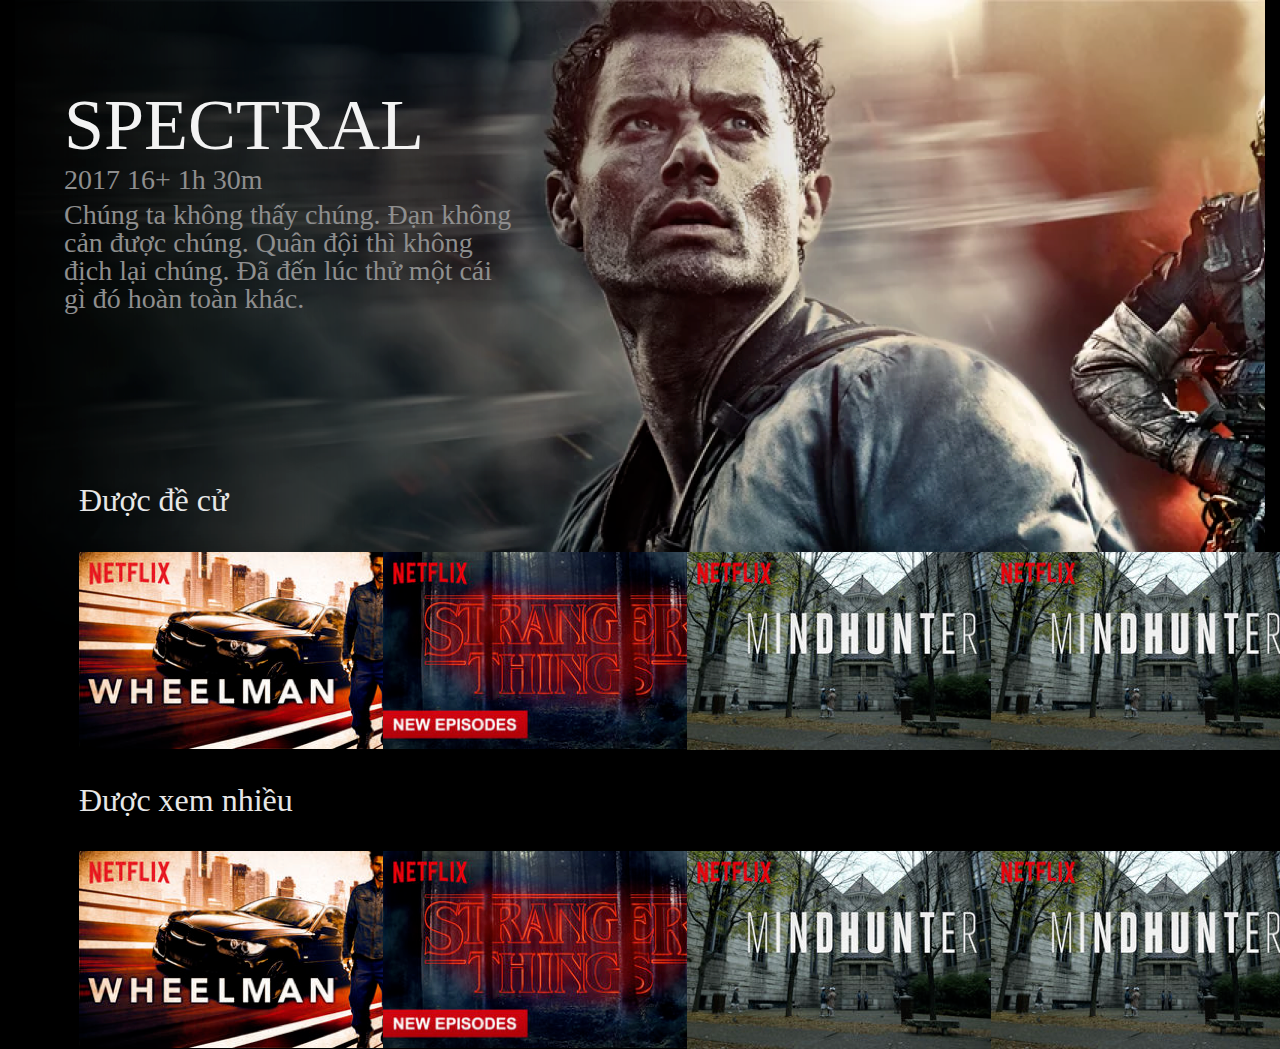
<file: ZazuTizen/index.html>
<!DOCTYPE html>
<html>

<head>
    <meta charset="utf-8" />
    <meta name="viewport" content="width=device-width, initial-scale=1.0, maximum-scale=1.0">
    <meta name="description" content="Tizen XML News Feed Application"/>
    <title>Zazu - Tizen</title>

    <link rel="stylesheet" href="css/bootstrap.min.css">
    <link rel="stylesheet" href="css/style.css">
</head>

<body class="main-bg">

    <div class="container-fluid">
        
        <div id="billboard" style="background: url('img/bg.png') top center no-repeat; height: 100vh;">
            <div class="row">
                <div class="col-lg-5" id="banner-info">
                    <div id="heading">
                        SPECTRAL
                    </div>
                    <div id="subinfo">
                        <span>2017</span>
                        <span>16+</span>
                        <span>1h 30m</span>
                    </div>
                    <div id="introduction">
                        Chúng ta không thấy chúng. Đạn không cản được chúng. Quân đội thì không địch lại chúng. Đã đến lúc thử một cái gì đó hoàn toàn khác.
                    </div>

                </div>
                <div class="col col-7 col-lg-7">
                </div>
            </div>
        </div>
        
        <div id="content">
            <div class="row">
                <div class="col col-lg-12">
                    <div class="theme-heading">
                        Được đề cử
                    </div>
                </div>
            </div>

            <div class="row">
                <div class="col col-lg-12">
                    <div class="row">

                        <div class="thumb col-md-3">
                            <a href="#">
                                <img src="img/banner_2.png" alt="">
                            </a>
                        </div>

                        <div class="thumb col-md-3">
                            <a href="#">
                                <img src="img/banner_3.png" alt="">
                            </a>
                        </div>

                        <div class="thumb col-md-3">
                            <a href="#">
                                <img src="img/banner_5.png" alt="">
                            </a>
                        </div>

                        <div class="thumb col-md-3">
                            <a href="#">
                                <img src="img/banner_5.png" alt="">
                            </a>
                        </div>
                    </div>
                </div>

            </div>

            <div class="row">
                    
                    <div class="col col-lg-12">
                        <div class="theme-heading">
                            Được xem nhiều
                        </div>
                    </div>
            </div>
            
                
            <div class="row">

                    <div class="thumb col col-lg-3">
                        <a href="#">
                            <img src="img/banner_2.png" alt="">
                        </a>
                    </div>

                    <div class="thumb col col-lg-3">
                        <a href="#">
                            <img src="img/banner_3.png" alt="">
                        </a>
                    </div>

                    <div class="thumb col col-lg-3">
                        <a href="#">
                            <img src="img/banner_5.png" alt="">
                        </a>
                    </div>

                    <div class="thumb col col-lg-3">
                        <a href="#">
                            <img src="img/banner_5.png" alt="">
                        </a>
                    </div>
                    
            </div>
        </div>
    
    <script src="js/jquery-3.2.1.slim.min.js"></script>
    <script src="js/popper.min.js"></script>
    <script src="js/bootstrap.min.js"></script>
	<script src="js/app.js"></script>
</body>

</html>
</file>
<file: ZazuTizen/css/style.css>
body {
    background: #000;
    overflow: hidden;
}

#main-bg {
    background: #000;
}

#banner-info {
    padding-left: 5vw;
}

#heading {
    margin-top: 20%;
    font-family:NotoSans-SemiBold;
    font-size:72px;
    color:#f3f3f3;
    letter-spacing:0;
    line-height:67.99px;
    text-align:left;
}

#subinfo {
    font-family:NotoSans-SemiBold;
    font-size:28px;
    color:#8e8e8e;
    letter-spacing:0;
    text-align:left;
}

#introduction {
    font-family:Roboto-Medium;
    font-size:28px;
    color:#8e8e8e;
    letter-spacing:0;
    line-height:28px;
    text-align:left;
}


#content {
    height: 40vh;
    margin-top: -50vh;
    margin-left: 5vw;
    margin-right: 5vw: 
}

.theme-heading {
    /* Được đề cử: */
    font-family: Roboto-Medium;
    font-size: 32px;
    color: #E7E7E7;
    letter-spacing: 0;
    line-height: 101.6px;
}

.thumb-list {
    margin-left: 10vw;
}
</file>
